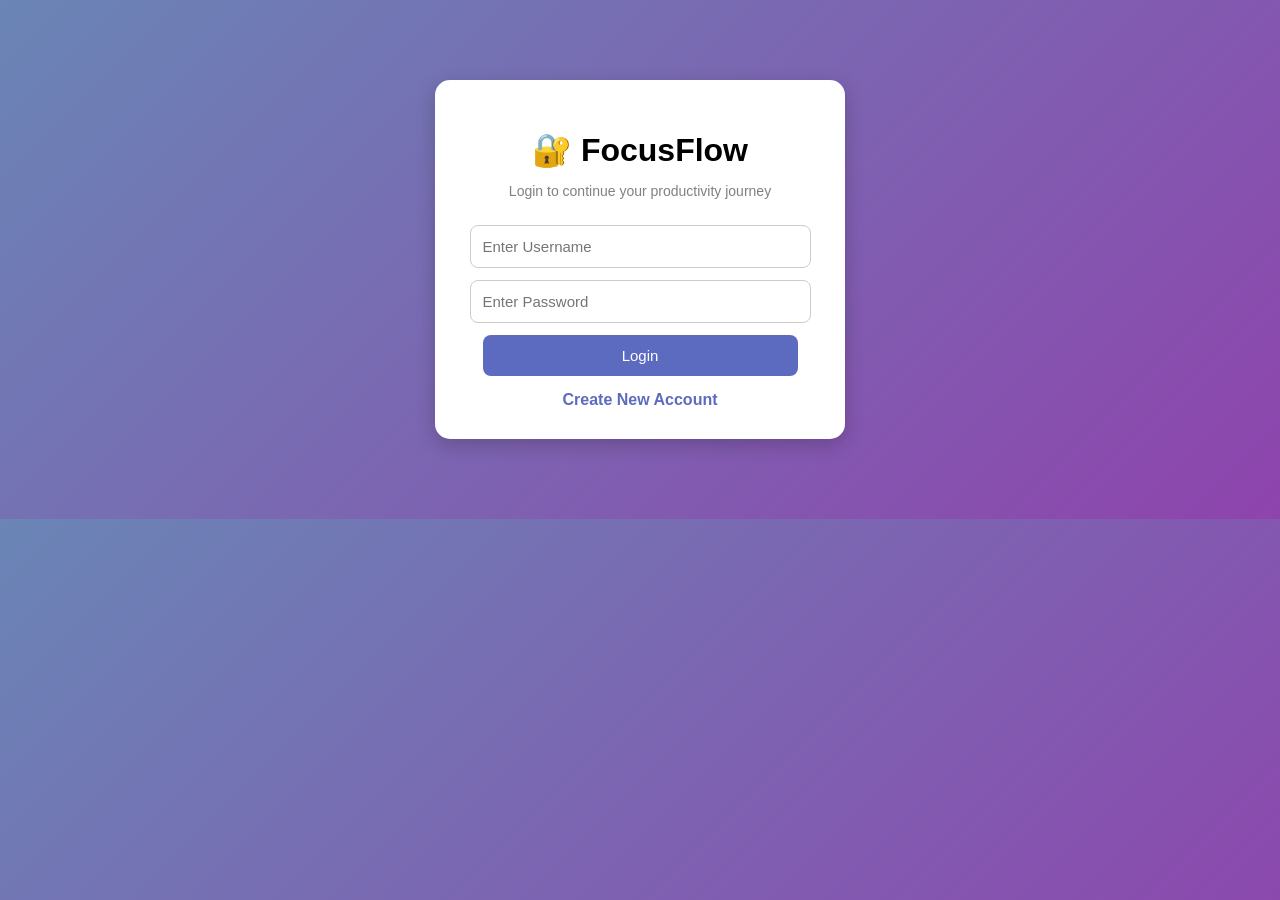
<file: templates/login.html>
<!DOCTYPE html>
<html>

<head>
    <title>Login - FocusFlow</title>

    <style>
        body {
            font-family: Arial;
            background: linear-gradient(135deg, #6a85b6, #8e44ad);
            text-align: center;
            color: white;
            margin: 0;
            padding: 0;
        }

        .container {
            background: white;
            color: black;
            padding: 30px;
            margin: 80px auto;
            width: 350px;
            border-radius: 15px;
            box-shadow: 0px 6px 20px rgba(0, 0, 0, 0.2);
        }

        h1 {
            margin-bottom: 10px;
        }

        p {
            color: gray;
            font-size: 14px;
        }

        input,
        button {
            padding: 12px;
            margin-top: 12px;
            width: 90%;
            border-radius: 8px;
            border: 1px solid #ccc;
            font-size: 15px;
        }

        input:focus {
            outline: none;
            border: 1px solid #5c6bc0;
        }

        button {
            background: #5c6bc0;
            color: white;
            border: none;
            cursor: pointer;
            transition: 0.3s;
        }

        button:hover {
            background: #3f51b5;
        }

        .register-link {
            margin-top: 15px;
            display: block;
            color: #5c6bc0;
            text-decoration: none;
            font-weight: bold;
        }

        .register-link:hover {
            text-decoration: underline;
        }
    </style>
</head>

<body>

    <div class="container">

        <h1>🔐 FocusFlow</h1>

        <p>Login to continue your productivity journey</p>

        <form method="POST">

            <input type="text" name="username" placeholder="Enter Username" required>

            <input type="password" name="password" placeholder="Enter Password" required>

            <button type="submit">
                Login
            </button>

        </form>

        <a href="/register" class="register-link">
            Create New Account
        </a>

    </div>

</body>

</html>
</file>
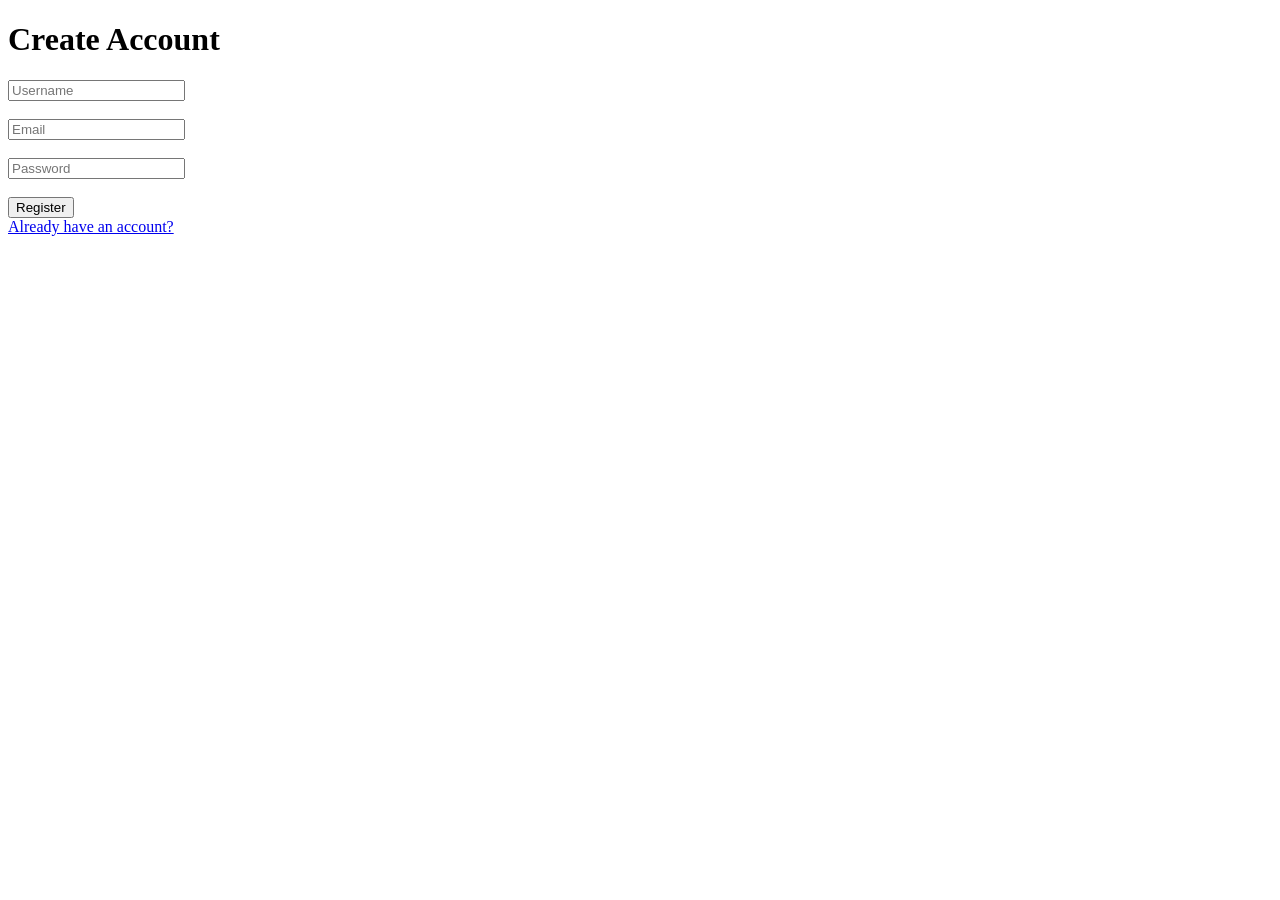
<file: templates/register.html>
<!DOCTYPE html>
<html>

<head>
    <title>Register</title>
</head>

<body>

    <h1>Create Account</h1>

    <form method="POST">

        <input type="text"
               name="username"
               placeholder="Username"
               required>
    
        <br><br>
    
        <input type="email"
               name="email"
               placeholder="Email"
               required>
    
        <br><br>
    
        <input type="password"
               name="password"
               placeholder="Password"
               required>
    
        <br><br>
    
        <button type="submit">
            Register
        </button>
    
    </form>
    
    <a href="/login">Already have an account?</a>

</body>

</html>
</file>
